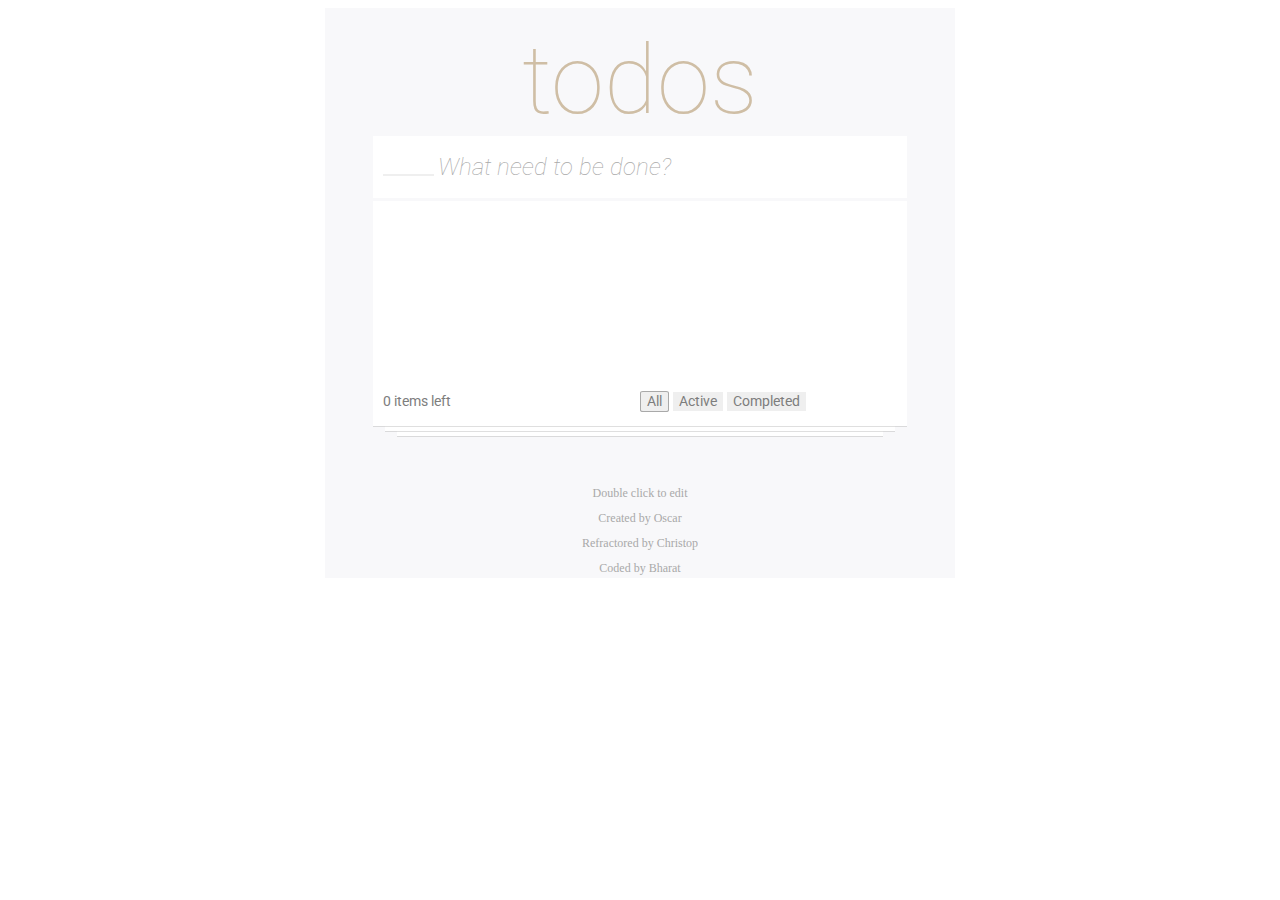
<file: javascript/index.html>
<!DOCTYPE html>
<html lang="en">
  <head>
    <meta charset="UTF-8" />
    <meta name="viewport" content="width=device-width, initial-scale=1.0" />
    <meta http-equiv="X-UA-Compatible" content="ie=edge" />
    <link
      rel="stylesheet"
      href="https://use.fontawesome.com/releases/v5.7.2/css/all.css"
      integrity="sha384-fnmOCqbTlWIlj8LyTjo7mOUStjsKC4pOpQbqyi7RrhN7udi9RwhKkMHpvLbHG9Sr"
      crossorigin="anonymous"
    />
    <link rel="stylesheet" href="css/styles.css" />
    <script src="js/main.js"></script>
    <title>Todo</title>
  </head>
  <body>
    <div class="todo-app">
      <p class="heading">todos</p>
      <div class="todo-box-container">
        <div class="todo-box">
          <form class="todo-input" id="todo-input-form">
            <button
              type="submit"
              id="todo-input-form"
              class="fas fa-angle-down"
            ></button>
            <input
              type="text"
              class="todo-input-box"
              id="todo-input-box"
              placeholder="What need to be done?"
              required
              autocomplete="off"
            />
          </form>
          <!-- TodoList -->
          <ul class="todo-list" id="todo-list"></ul>
          <div class="todo-options">
            <p class="todo-left-count">
              <span id="todo-count">0 </span>items left
            </p>
            <div class="todo-option-btns">
              <button class="btn active" id="btn-all">All</button>
              <button class="btn" id="btn-pending">Active</button>
              <button class="btn" id="btn-complete">Completed</button>
            </div>
          </div>
        </div>
        <div class="todo-box-back-1"></div>
        <div class="todo-box-back-2"></div>
      </div>
      <!-- help -->
      <div class="help">
        <p>Double click to edit</p>
        <p>Created by Oscar</p>
        <p>Refractored by Christop</p>
        <p>Coded by Bharat</p>
      </div>
    </div>
  </body>
</html>
</file>
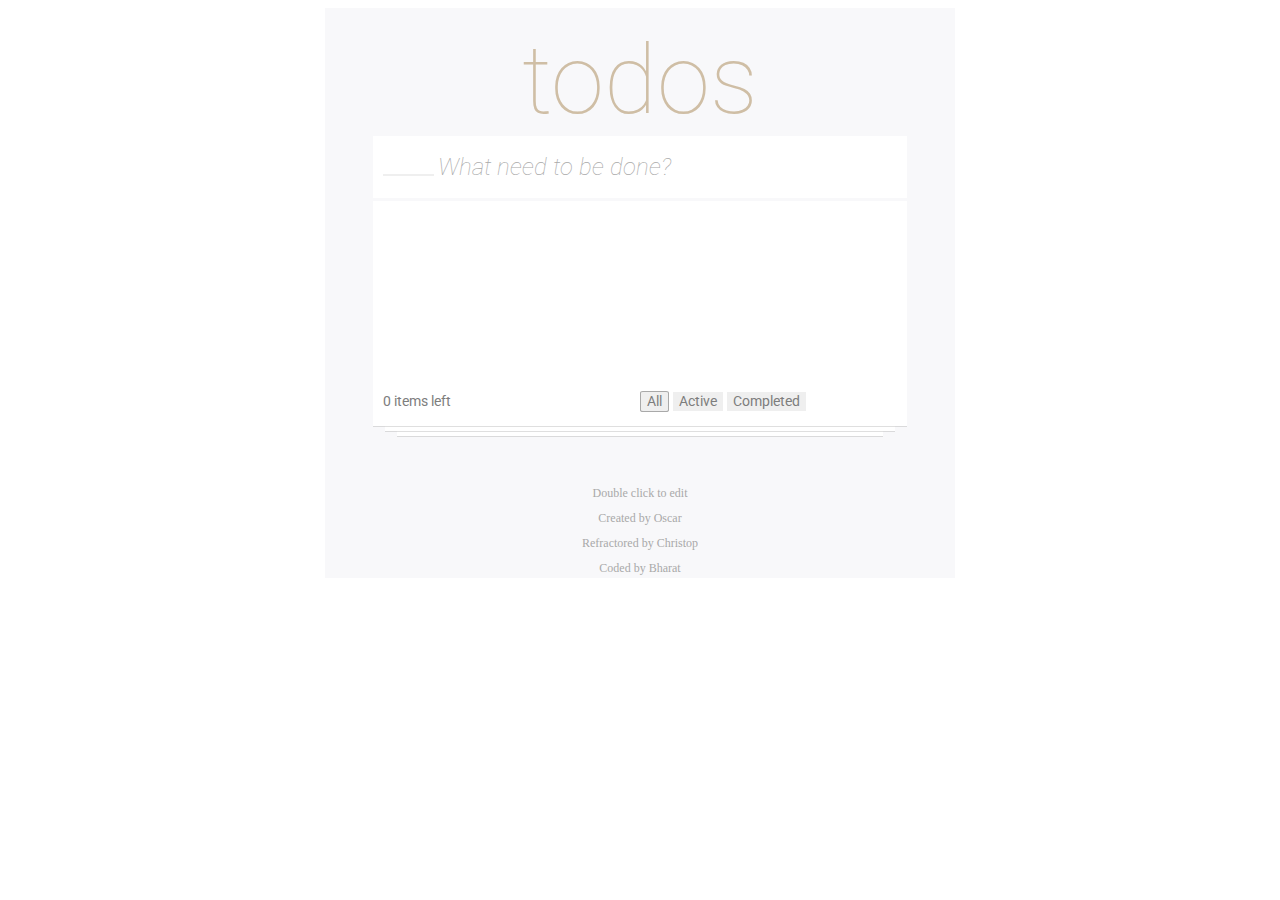
<file: javascript/todo-mvc-api/index.html>
<!DOCTYPE html>
<html lang="en">
  <head>
    <meta charset="UTF-8" />
    <meta name="viewport" content="width=device-width, initial-scale=1.0" />
    <meta http-equiv="X-UA-Compatible" content="ie=edge" />
    <link
      rel="stylesheet"
      href="https://use.fontawesome.com/releases/v5.7.2/css/all.css"
      integrity="sha384-fnmOCqbTlWIlj8LyTjo7mOUStjsKC4pOpQbqyi7RrhN7udi9RwhKkMHpvLbHG9Sr"
      crossorigin="anonymous"
    />
    <link rel="stylesheet" href="css/styles.css" />
    <script src="model/TodoCollection.js"></script>
    <script src="model/TodoItem.js"></script>
    <script src="js/main.js"></script>
    <title>Todo</title>
  </head>
  <body>
    <div class="todo-app">
      <p class="heading">todos</p>
      <div class="todo-box-container">
        <div class="todo-box">
          <form class="todo-input" id="todo-input-form">
            <button
              type="submit"
              id="todo-input-form"
              class="fas fa-angle-down"
            ></button>
            <input
              type="text"
              class="todo-input-box"
              id="todo-input-box"
              placeholder="What need to be done?"
              required
              autocomplete="off"
            />
          </form>
          <!-- TodoList -->
          <ul class="todo-list" id="todo-list">
            <!-- <li class="todo-item">
              <div class="todo-text">
                <span class="checkbox-container"
                  ><input type="checkbox" class="todo-check" id="todo-check"
                /></span>
                <span class="todo" contenteditable="false">First</span>
              </div>
              <span class="todo-delete" id="todo-delete">X</span>
            </li> -->
          </ul>
          <div class="todo-options">
            <p class="todo-left-count">
              <span id="todo-count">0 </span>items left
            </p>
            <div class="todo-option-btns">
              <button class="btn active" id="btn-all">All</button>
              <button class="btn" id="btn-pending">Active</button>
              <button class="btn" id="btn-complete">Completed</button>
            </div>
          </div>
        </div>
        <div class="todo-box-back-1"></div>
        <div class="todo-box-back-2"></div>
      </div>
      <!-- help -->
      <div class="help">
        <p>Double click to edit</p>
        <p>Created by Oscar</p>
        <p>Refractored by Christop</p>
        <p>Coded by Bharat</p>
      </div>
    </div>
  </body>
</html>
</file>
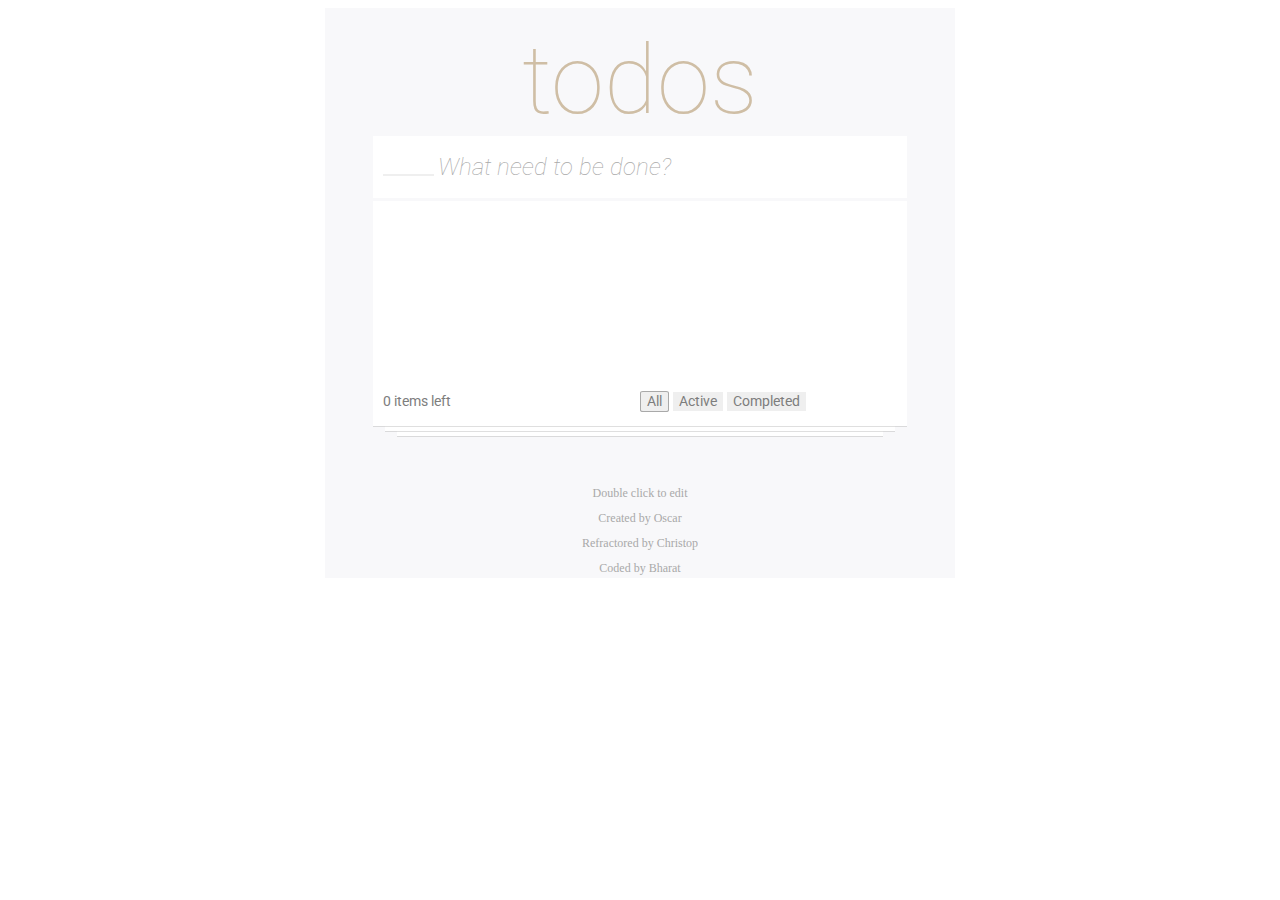
<file: javascript/todo/index.html>
<!DOCTYPE html>
<html lang="en">
  <head>
    <meta charset="UTF-8" />
    <meta name="viewport" content="width=device-width, initial-scale=1.0" />
    <meta http-equiv="X-UA-Compatible" content="ie=edge" />
    <link
      rel="stylesheet"
      href="https://use.fontawesome.com/releases/v5.7.2/css/all.css"
      integrity="sha384-fnmOCqbTlWIlj8LyTjo7mOUStjsKC4pOpQbqyi7RrhN7udi9RwhKkMHpvLbHG9Sr"
      crossorigin="anonymous"
    />
    <link rel="stylesheet" href="css/styles.css" />
    <script src="js/main.js"></script>
    <title>Todo</title>
  </head>
  <body>
    <div class="todo-app">
      <p class="heading">todos</p>
      <div class="todo-box-container">
        <div class="todo-box">
          <form class="todo-input" id="todo-input-form">
            <button
              type="submit"
              id="todo-input-form"
              class="fas fa-angle-down"
            ></button>
            <input
              type="text"
              class="todo-input-box"
              id="todo-input-box"
              placeholder="What need to be done?"
              required
              autocomplete="off"
            />
          </form>
          <!-- TodoList -->
          <ul class="todo-list" id="todo-list">
            <!-- <li class="todo-item">
              <div class="todo-text">
                <span class="checkbox-container"
                  ><input type="checkbox" class="todo-check" id="todo-check"
                /></span>
                <span class="todo" contenteditable="false">First</span>
              </div>
              <span class="todo-delete" id="todo-delete">X</span>
            </li> -->
          </ul>
          <div class="todo-options">
            <p class="todo-left-count">
              <span id="todo-count">0 </span>items left
            </p>
            <div class="todo-option-btns">
              <button class="btn active" id="btn-all">All</button>
              <button class="btn" id="btn-pending">Active</button>
              <button class="btn" id="btn-complete">Completed</button>
            </div>
          </div>
        </div>
        <div class="todo-box-back-1"></div>
        <div class="todo-box-back-2"></div>
      </div>
      <!-- help -->
      <div class="help">
        <p>Double click to edit</p>
        <p>Created by Oscar</p>
        <p>Refractored by Christop</p>
        <p>Coded by Bharat</p>
      </div>
    </div>
  </body>
</html>
</file>
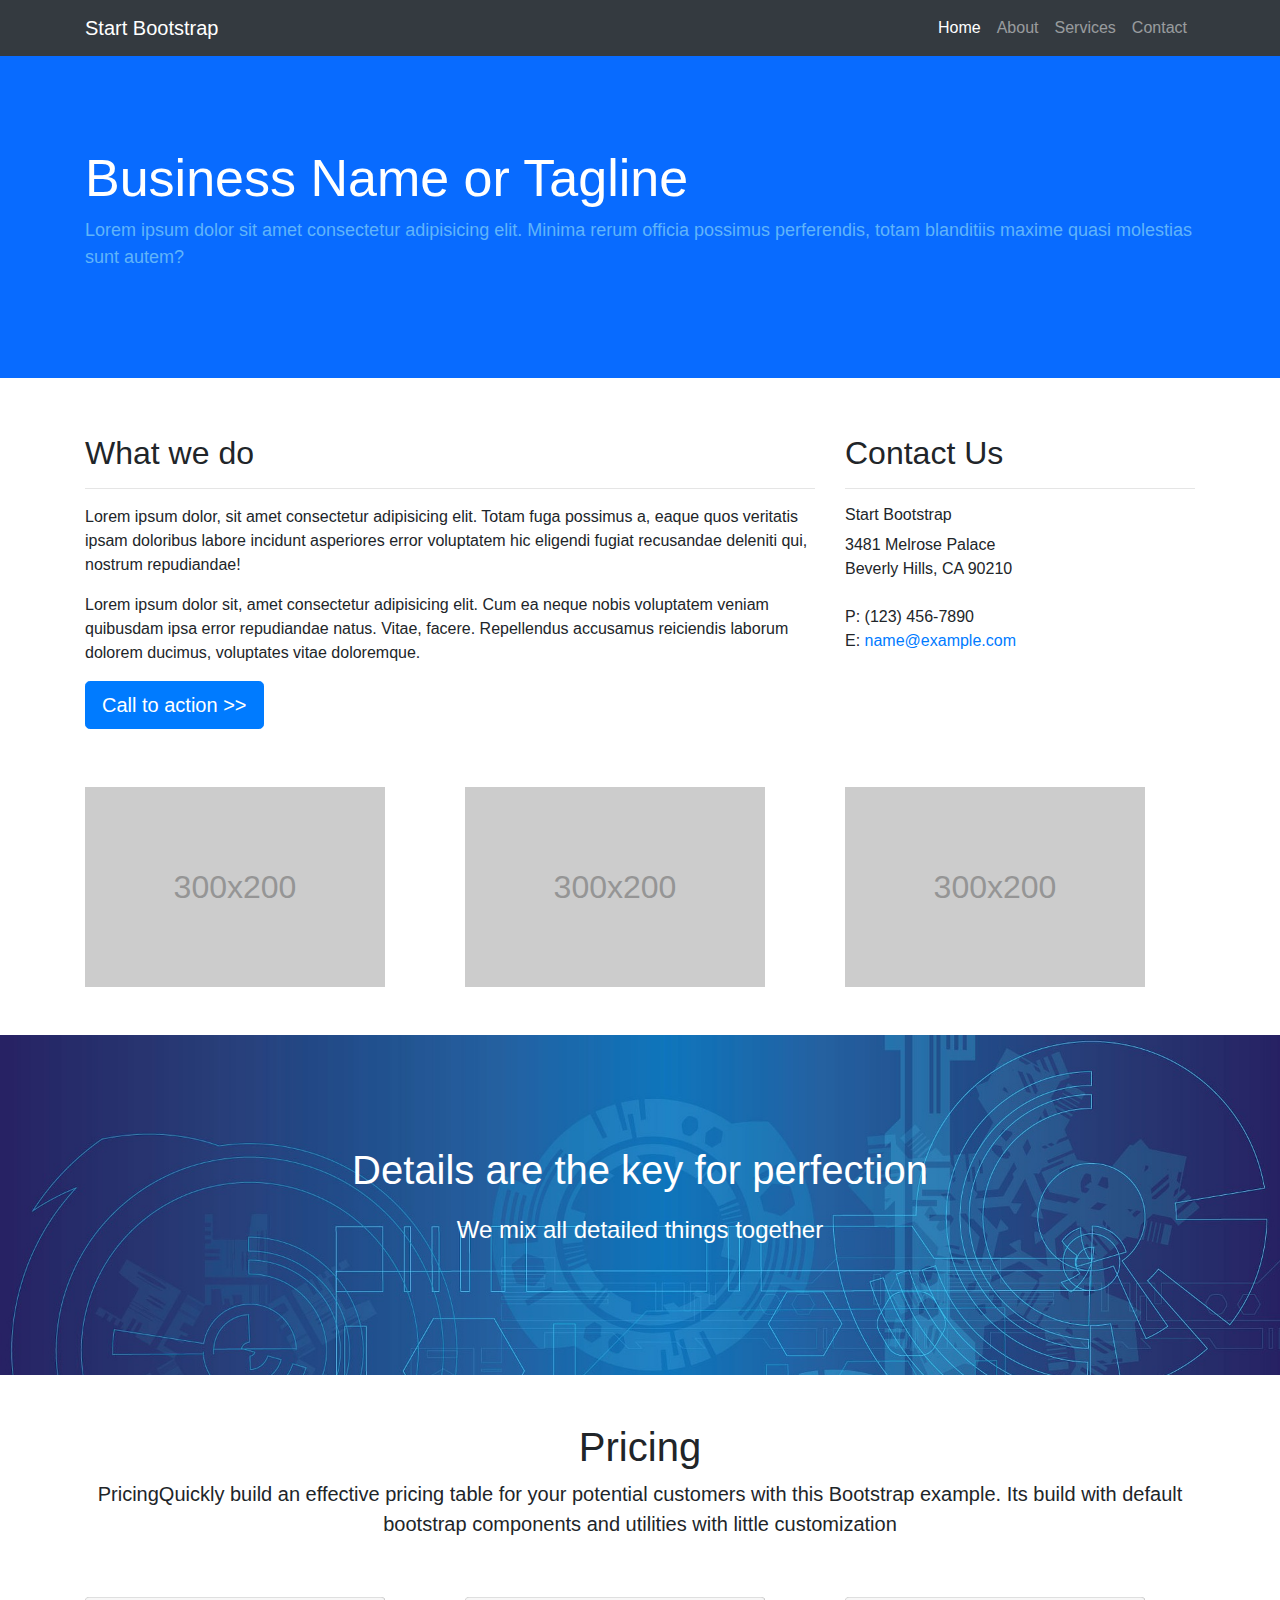
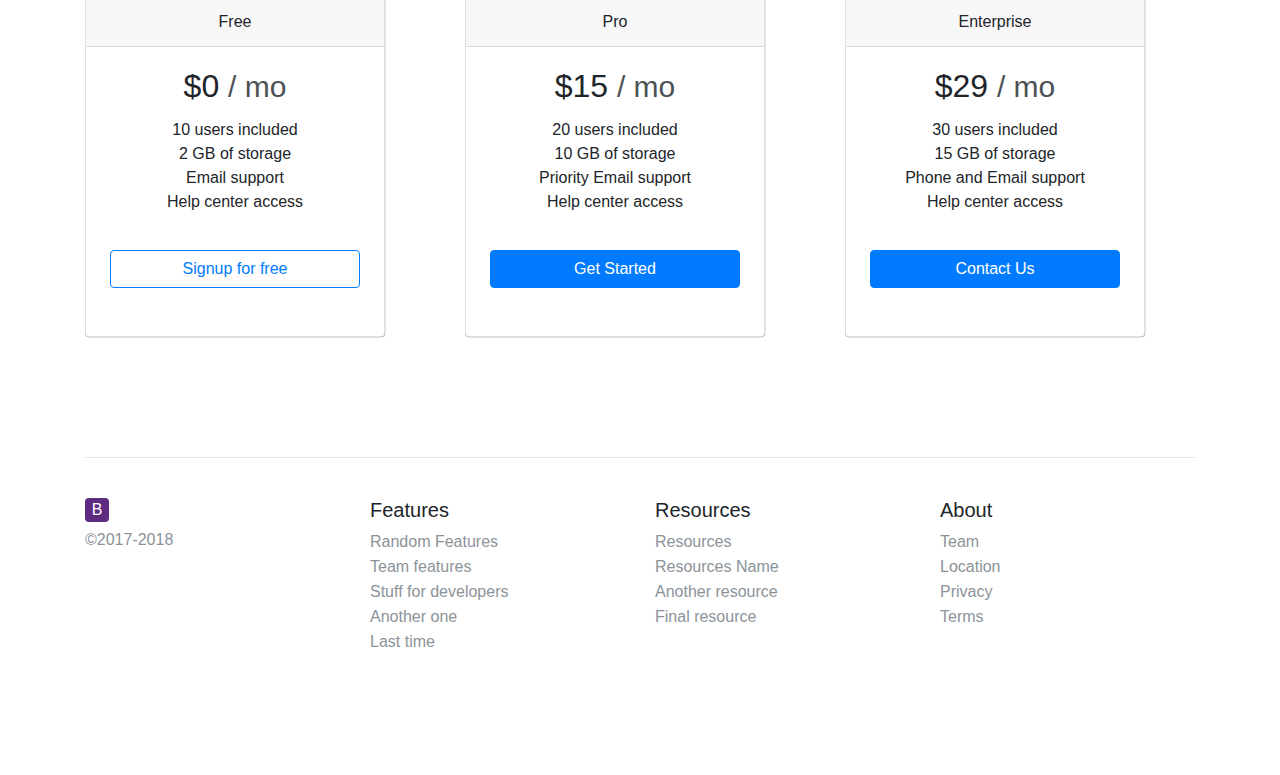
<file: ui/bootstrap design/index.html>
<!DOCTYPE html>
<html lang="en">

<head>
    <meta charset="UTF-8">
    <meta name="viewport" content="width=device-width, initial-scale=1.0">
    <meta http-equiv="X-UA-Compatible" content="ie=edge">
    <link rel="stylesheet" href="https://stackpath.bootstrapcdn.com/bootstrap/4.3.1/css/bootstrap.min.css"
        integrity="sha384-ggOyR0iXCbMQv3Xipma34MD+dH/1fQ784/j6cY/iJTQUOhcWr7x9JvoRxT2MZw1T" crossorigin="anonymous">
    <link rel="stylesheet" href="css/styles.css">
    <title>Document</title>
</head>

<body>
    <!-- Navbar -->
    <nav class="navbar navbar-expand-lg navbar-dark bg-dark fixed-top">
        <div class="container">
            <a class="navbar-brand" href="#">Start Bootstrap</a>
            <button class="navbar-toggler" type="button" data-toggle="collapse" data-target="#navbarSupportedContent"
                aria-controls="navbarSupportedContent" aria-expanded="false" aria-label="Toggle navigation">
                <span class="navbar-toggler-icon"></span>
            </button>

            <div class="collapse navbar-collapse" id="navbarSupportedContent">
                <ul class="navbar-nav ml-auto">
                    <li class="nav-item active">
                        <a class="nav-link" href="#">Home <span class="sr-only">(current)</span></a>
                    </li>
                    <li class="nav-item">
                        <a class="nav-link" href="#">About</a>
                    </li>
                    <li class="nav-item">
                        <a class="nav-link" href="#">Services</a>
                    </li>
                    <li class="nav-item">
                        <a class="nav-link" href="#">Contact</a>
                    </li>
                </ul>
            </div>
        </div>
    </nav>
    <!-- Bussiness or company info -->
    <div class="container-fluid company-info-container mt-5 d-flex justify-content-center align-items-center">
        <div class="container company-info">
            <p class="name">Business Name or Tagline</p>
            <p class="description">Lorem ipsum dolor sit amet consectetur adipisicing elit. Minima rerum officia
                possimus perferendis, totam
                blanditiis maxime quasi molestias sunt autem?</p>
        </div>
    </div>

    <!-- what we do -->
    <div class="container mt-5">
        <div class="row">
            <div class="col-sm-8 mt-2">
                <h2>What we do</h2>
                <hr>
                <div class="what-we-do">
                    <p>Lorem ipsum dolor, sit amet consectetur adipisicing elit. Totam fuga possimus a, eaque quos
                        veritatis ipsam doloribus labore incidunt asperiores error voluptatem hic eligendi fugiat
                        recusandae deleniti qui, nostrum repudiandae!</p>
                    <p>Lorem ipsum dolor sit, amet consectetur adipisicing elit. Cum ea neque nobis voluptatem
                        veniam
                        quibusdam ipsa error repudiandae natus. Vitae, facere. Repellendus accusamus reiciendis
                        laborum
                        dolorem ducimus, voluptates vitae doloremque.</p>
                </div>
                <button type="button" class="btn btn-primary btn-lg">Call to action >></button>
            </div>
            <div class="col-sm-4 mt-2">
                <h2>Contact Us</h2>
                <hr>
                <h6>Start Bootstrap</h6>
                <div class="contact">
                    <p>3481 Melrose Palace</p>
                    <p>Beverly Hills, CA 90210</p>
                    <br>
                    <p>P: (123) 456-7890</p>
                    <p>E: <a href="#">name@example.com</a></p>
                </div>
            </div>
        </div>
    </div>

    <!-- cards -->
    <div class="container mt-5">
        <div class="row">
            <div class="col-lg-4">
                <div class="my-card d-flex justify-content-center align-items-center">300x200</div>
            </div>
            <div class="col-lg-4">
                <div class=" my-card d-flex justify-content-center align-items-center">300x200</div>
            </div>
            <div class="col-lg-4">
                <div class="my-card d-flex justify-content-center align-items-center">300x200</div>
            </div>
        </div>
    </div>

    <div class="container-fluid mt-5 fluid-image d-flex flex-column justify-content-center align-items-center">
        <h1>Details are the key for perfection</h1>
        <p>We mix all detailed things together</p>
    </div>

    <!-- pricings -->
    <div class="container text-center pricing-heading mt-5">
        <h1>Pricing</h1>
        <p>PricingQuickly build an effective pricing table for your potential customers with this Bootstrap example. Its
            build with default bootstrap components and utilities with little customization</p>
    </div>
    <div class="container pricing-details mt-5 text-center">
        <div class="row">
            <div class="col-lg-4">
                <div class="card">
                    <div class="card-header">
                        Free
                    </div>
                    <div class="card-body">
                        <h2 class="card-title">$0 <span>/ mo</span></h2>
                        <p class="card-text">10 users included</p>
                        <p class="card-text">2 GB of storage</p>
                        <p class="card-text">Email support</p>
                        <p class="card-text">Help center access</p>
                    </div>
                    <a href="#" class="btn btn-outline-primary mb-5 ml-4 mr-4">Signup for free</a>
                </div>
            </div>
            <div class="col-lg-4">
                <div class="card">
                    <div class="card-header">
                        Pro
                    </div>
                    <div class="card-body">
                        <h2 class="card-title">$15 <span>/ mo</span></h2>
                        <p class="card-text">20 users included</p>
                        <p class="card-text">10 GB of storage</p>
                        <p class="card-text">Priority Email support</p>
                        <p class="card-text">Help center access</p>
                    </div>
                    <a href="#" class="btn btn-primary mb-5 ml-4 mr-4">Get Started</a>
                </div>
            </div>
            <div class="col-lg-4">
                <div class="card">
                    <div class="card-header">
                        Enterprise
                    </div>
                    <div class="card-body">
                        <h2 class="card-title">$29 <span>/ mo</span></h2>
                        <p class="card-text">30 users included</p>
                        <p class="card-text">15 GB of storage</p>
                        <p class="card-text">Phone and Email support</p>
                        <p class="card-text">Help center access</p>
                    </div>
                    <a href="#" class="btn btn-primary mb-5 ml-4 mr-4">Contact Us</a>
                </div>
            </div>
        </div>
    </div>
    <div class="container footer">
        <hr><br>
        <div class="row">
            <div class="col-md-3 col-0">
                <div class="bootstap-icon d-flex align-items-center justify-content-center">B</div>
                <p>&copy;2017-2018</p>
            </div>
            <div class="col-md-3 col-4">
                <h5>Features</h5>
                <p>Random Features</p>
                <p>Team features</p>
                <p>Stuff for developers</p>
                <p>Another one</p>
                <p>Last time</p>
            </div>
            <div class="col-md-3 col-4">
                <h5>Resources</h5>
                <p>Resources</p>
                <p>Resources Name</p>
                <p>Another resource</p>
                <p>Final resource</p>
            </div>
            <div class="col-md-3 col-4">
                <h5>About</h5>
                <p>Team</p>
                <p>Location</p>
                <p>Privacy</p>
                <p>Terms</p>
            </div>
        </div>
    </div>
    <script src="https://code.jquery.com/jquery-3.3.1.slim.min.js"
        integrity="sha384-q8i/X+965DzO0rT7abK41JStQIAqVgRVzpbzo5smXKp4YfRvH+8abtTE1Pi6jizo"
        crossorigin="anonymous"></script>
    <script src="https://cdnjs.cloudflare.com/ajax/libs/popper.js/1.14.7/umd/popper.min.js"
        integrity="sha384-UO2eT0CpHqdSJQ6hJty5KVphtPhzWj9WO1clHTMGa3JDZwrnQq4sF86dIHNDz0W1"
        crossorigin="anonymous"></script>
    <script src="https://stackpath.bootstrapcdn.com/bootstrap/4.3.1/js/bootstrap.min.js"
        integrity="sha384-JjSmVgyd0p3pXB1rRibZUAYoIIy6OrQ6VrjIEaFf/nJGzIxFDsf4x0xIM+B07jRM"
        crossorigin="anonymous"></script>
</body>

</html>
</file>
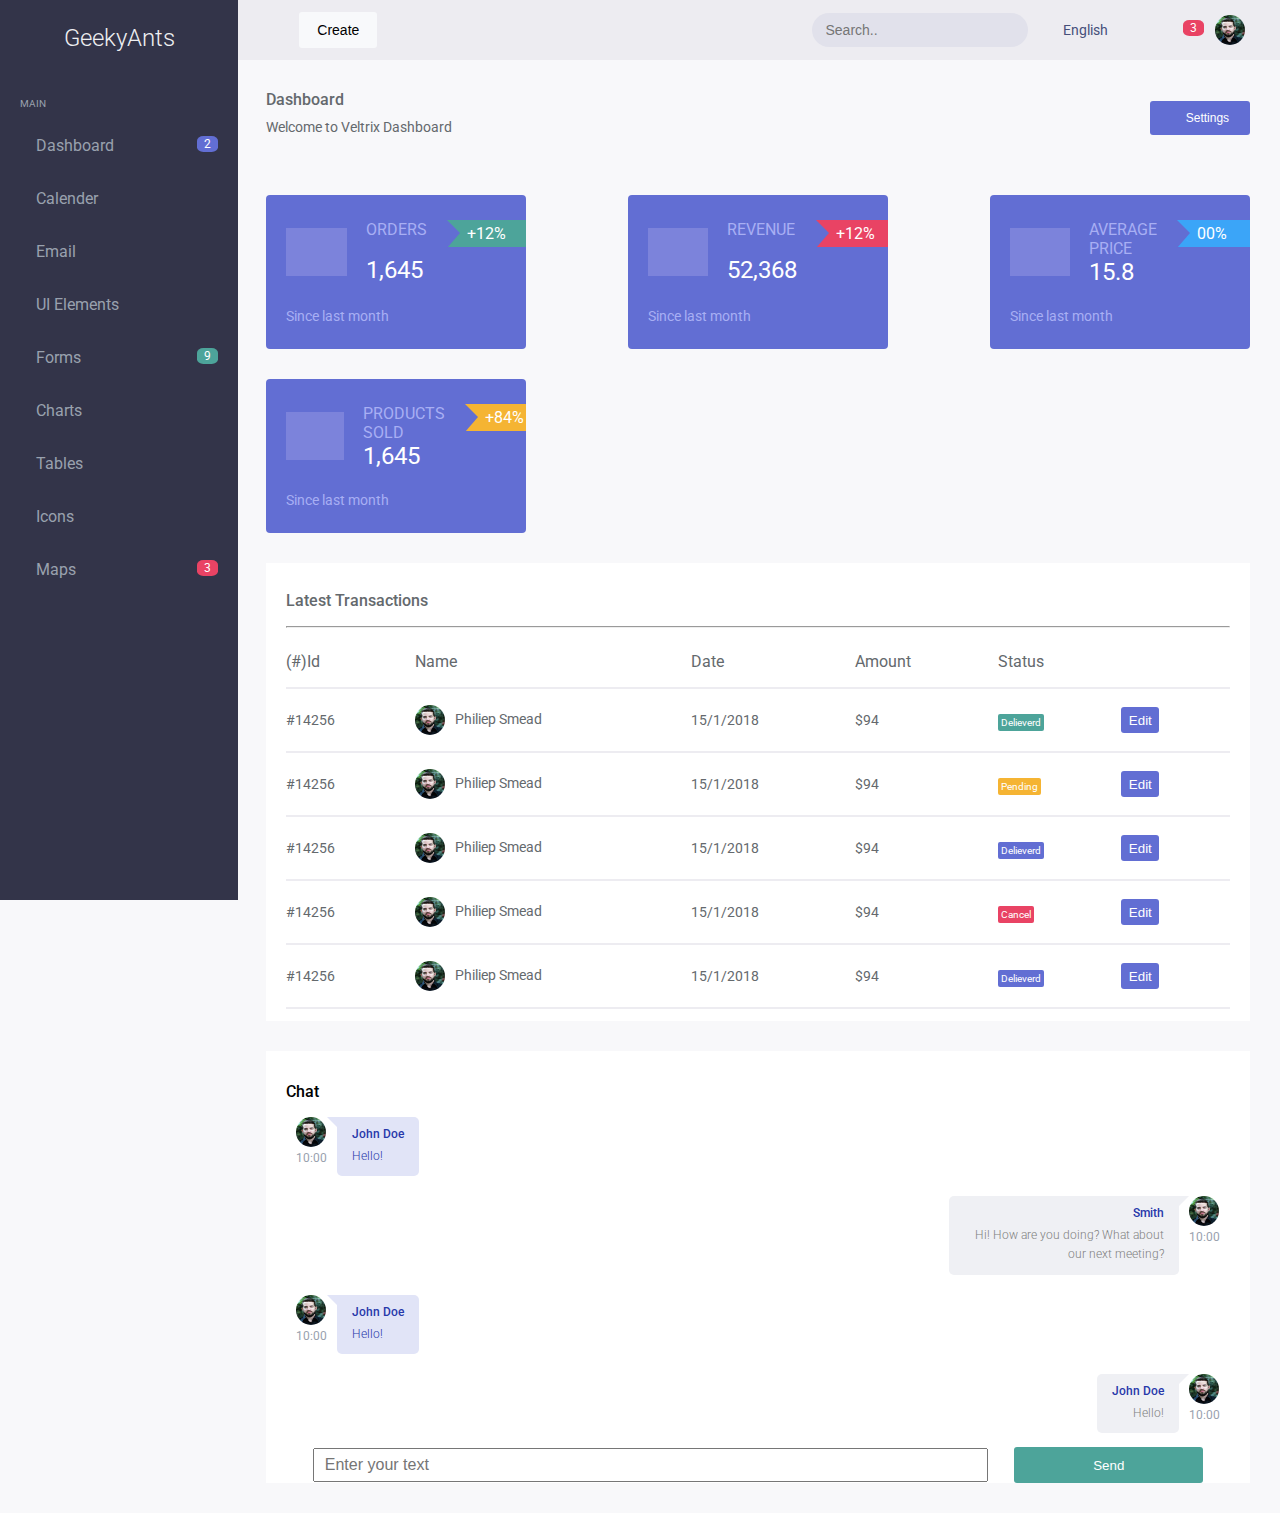
<file: ui/css design/index.html>
<!DOCTYPE html>
<html lang="en">
<head>
    <meta charset="UTF-8">
    <meta name="viewport" content="width=device-width, initial-scale=1.0">
    <meta http-equiv="X-UA-Compatible" content="ie=edge">
    <link rel="stylesheet" href="css/styles.css">
    <link rel="stylesheet" href="https://use.fontawesome.com/releases/v5.7.2/css/all.css" integrity="sha384-fnmOCqbTlWIlj8LyTjo7mOUStjsKC4pOpQbqyi7RrhN7udi9RwhKkMHpvLbHG9Sr" crossorigin="anonymous">
    <title>Document</title>
</head>
<body>
    <!-- side menu -->
    <div class="side-menu">
        <p class="company-name">GeekyAnts</p>
        <p class="main very-small-txt">MAIN</p>
        <ul class="side-menu-items">
            <li class="side-menu-item">
                <a href="#">
                    <div class="f-left">
                        <i class="fas fa-home"></i><span>Dashboard</span>
                    </div>
                    <div class="f-right">
                        <div class="nots-count bg-purple">2</div>
                    </div>
                </a>
            </li>

            <li class="side-menu-item">
                <a href="#">
                    <div class="f-left"> 
                        <i class="fas fa-calendar-week"></i><span>Calender</span>
                    </div>
                </a>
            </li>

            <li class="side-menu-item">
                <a href="#">
                    <div class="f-left">
                        <i class="fas fa-envelope"></i><span>Email</span>
                    </div>
                    <i class="fas fa-angle-right"></i>
                </a>
            </li>

            <li class="side-menu-item">
                <a href="#">
                    <div class="f-left">
                        <i class="fas fa-cube"></i><span>UI Elements</span>
                    </div>
                    <i class="fas fa-angle-right"></i>
                </a>
            </li>

            <li class="side-menu-item">
                <a href="#">
                    <div class="f-left">
                        <i class="fab fa-wpforms"></i>
                        <span>Forms</span>
                    </div>
                    <div class="f-right">
                        <div class="nots-count bg-green">9</div>
                    </div>
                </a>
            </li>

            <li class="side-menu-item">
                <a href="#">
                    <div class="f-left">
                        <i class="fas fa-chart-pie"></i>
                        <span>Charts</span>
                    </div>
                    <div class="f-right">
                    <i class="fas fa-angle-right"></i>
                </div>
                </a>
            </li>

            <li class="side-menu-item">
                <a href="#">
                    <div class="f-left">
                        <i class="fas fa-table"></i><span>Tables</span>
                    </div>
                    <i class="fas fa-angle-right"></i>
                </a>
            </li>

            <li class="side-menu-item">
                <a href="#">
                    <div class="f-left">
                        <i class="far fa-smile"></i>
                        <span>Icons</span>
                    </div>
                    <i class="fas fa-angle-right"></i>
                </a>
            </li>

            <li class="side-menu-item">
                <a href="#">
                    <div class="f-left">
                        <i class="fas fa-map-marker-alt"></i><span>Maps</span>
                    </div>
                    <div class="f-right">
                        <div class="nots-count bg-red">3</div>
                    </div>
                </a>
            </li>

        </ul>
    </div>
    <div class="dash-nav">
        <div class="nav-bar">
            <div class="ham-create">
                <i class="fas fa-bars toggle-btn"></i>
                <button class="create-btn"><span>Create</span><i class="fas fa-caret-down"></i></button>
            </div>
            <div class="search-dp">
                <span class="search">
                    <input type="text" placeholder="Search..">
                    <i class="fas fa-search"></i>
                </span>
                <span class="lang">English<i class="fas fa-caret-down"></i></span>
                <i class="fas fa-expand"></i>
                <span class="bell"><span class="nots-count bg-red bell-not">3</span><i class="far fa-bell"></i></span>
                <img src="images/download.jpeg" alt="dp">
            </div>
        </div>
        <div class="dashboard">
            <div class="dashboard-info">
                <div class="info">
                    <p class="med-txt">Dashboard</p>
                    <p class="small-txt">Welcome to Veltrix Dashboard</p>
                </div>
                    <button class="bg-purple dashboard-settings"><i class="fas fa-cog"></i><span>Settings</span></button>
            </div>
            <div class="cards">
                <div class="card bg-purple">
                    <div class="row1">
                        <i class="fas fa-tasks"></i>
                        <div class="quantity">
                            <span>ORDERS</span>
                            <span class="large-txt">1,645</span>
                        </div>
                        <div class="status">
                            <div class="ribbon bg-green">
                                <div class="angle-right"></div>
                                <span>+12%</span>
                            </div>
                            <i class="fas fa-arrow-up"></i>
                        </div>
                    </div>
                    <div class="row2">
                        <span class="small-txt">Since last month</span>
                        <i class="fas fa-arrow-right small-txt"></i>
                    </div>
                </div>
                <div class="card bg-purple">
                    <div class="row1">
                        <i class="fas fa-sticky-note"></i>
                        <div class="quantity">
                            <span>REVENUE</span>
                            <span class="large-txt">52,368</span>
                        </div>
                        <div class="status">
                            <div class="ribbon bg-red">
                                <div class="angle-right"></div>
                                <span>+12%</span>
                            </div>
                            <i class="fas fa-arrow-down"></i>
                        </div>
                    </div>
                    <div class="row2">
                        <span class="small-txt">Since last month</span>
                        <i class="fas fa-arrow-right small-txt"></i>
                    </div>
                </div>
                <div class="card bg-purple">
                    <div class="row1">
                        <i class="fas fa-pencil-alt"></i>
                        <div class="quantity">
                            <span>AVERAGE PRICE</span>
                            <span class="large-txt">15.8</span>
                        </div>
                        <div class="status">
                            <div class="ribbon bg-blue">
                                <div class="angle-right"></div>
                                <span>00%</span>
                            </div>
                            <i class="fas fa-arrow-up"></i>
                        </div>
                    </div>
                    <div class="row2">
                        <span class="small-txt">Since last month</span>
                        <i class="fas fa-arrow-right small-txt"></i>
                    </div>
                </div>
                <div class="card bg-purple">
                    <div class="row1">
                        <i class="fas fa-suitcase"></i>
                        <div class="quantity">
                            <span>PRODUCTS SOLD</span>
                            <span class="large-txt">1,645</span>
                        </div>
                        <div class="status">
                            <div class="ribbon bg-yellow">
                                <div class="angle-right"></div>
                                <span>+84%</span>
                            </div>
                            <i class="fas fa-arrow-up"></i>
                        </div>
                    </div>
                    <div class="row2">
                        <span class="small-txt">Since last month</span>
                        <i class="fas fa-arrow-right small-txt"></i>
                    </div>
                </div>
            </div>
            <div class="transactions-chats">
                <div class="transactions">
                    <p class="med-txt ">Latest Transactions</p>
                    <hr>
                    <table class="transactions-table">
                        <tr>
                            <td>(#)Id</td>
                            <td>Name</td>
                            <td>Date</td>
                            <td>Amount</td>
                            <td>Status</td>
                            <td></td>
                        </tr>
                        <tr>
                            <td class="small-txt">#14256</td>
                            <td class="inline-dp-name small-txt"><img src="images/download.jpeg">Philiep Smead</td>
                            <td class="small-txt">15/1/2018</td>
                            <td class="small-txt">&dollar;94</td>
                            <td ><span class="bg-green delievered">Delieverd</span></td>
                            <td><button class="edit-btn bg-purple">Edit</button></td>
                        </tr>
                        <tr>
                            <td class="small-txt">#14256</td>
                            <td class="inline-dp-name small-txt"><img src="images/download.jpeg">Philiep Smead</td>
                            <td class="small-txt">15/1/2018</td>
                            <td class="small-txt">&dollar;94</td>
                            <td><span class="bg-yellow delievered">Pending</span></td>
                            <td><button class="edit-btn bg-purple">Edit</button></td>
                        </tr>
                        <tr>
                            <td class="small-txt">#14256</td>
                            <td class="inline-dp-name small-txt"><img src="images/download.jpeg">Philiep Smead</td>
                            <td class="small-txt">15/1/2018</td>
                            <td class="small-txt">&dollar;94</td>
                            <td><span class="bg-purple delievered">Delieverd</span></td>
                            <td><button class="edit-btn bg-purple">Edit</button></td>
                        </tr>
                        <tr>
                            <td class="small-txt">#14256</td>
                            <td class="inline-dp-name small-txt"><img src="images/download.jpeg">Philiep Smead</td>
                            <td class="small-txt">15/1/2018</td>
                            <td class="small-txt">&dollar;94</td>
                            <td><span class="bg-red delievered">Cancel</span></td>
                            <td><button class="edit-btn bg-purple">Edit</button></td>
                        </tr>
                        <tr>
                            <td class="small-txt">#14256</td>
                            <td class="inline-dp-name small-txt"><img src="images/download.jpeg">Philiep Smead</td>
                            <td class="small-txt">15/1/2018</td>
                            <td class="small-txt">&dollar;94</td>
                            <td><span class="bg-purple delievered">Delieverd</span></td>
                            <td><button class="edit-btn bg-purple">Edit</button></td>
                        </tr>
                    </table>
                </div>
                <div class="chats">
                    <p class="med-txt">Chat</p>
                    <div class="chat">
                        <div class="message flex-left">
                            <div class="dp-time">
                                <img src="images/download.jpeg" alt="dp">
                                <p class="very-small-txt time">10:00</p>
                            </div>
                            <div class="name-text">
                                <div class="poke-left"></div>
                                <p class="name">John Doe</p>
                                <p class="text">Hello!</p>
                            </div>
                        </div>
                        <div class="message flex-right">
                            <div class="name-text">
                                <div class="poke-right"></div>
                                <p class="name">Smith</p>
                                <p class="text">Hi! How are you doing? What about our next meeting?</p>
                            </div>
                            <div class="dp-time">
                                <img src="images/download.jpeg" alt="dp">
                                <p class="very-small-txt time">10:00</p>
                            </div>
                        </div>
                        <div class="message flex-left">
                            <div class="dp-time">
                                <img src="images/download.jpeg" alt="dp">
                                <p class="very-small-txt time">10:00</p>
                            </div>
                            <div class="name-text">
                                <div class="poke-left"></div>
                                <p class="name">John Doe</p>
                                <p class="text">Hello!</p>
                            </div>
                        </div>
                        <div class="message flex-right">
                            <div class="name-text">
                                <div class="poke-right"></div>
                                <p class="name">John Doe</p>
                                <p class="text">Hello!</p>
                            </div>
                            <div class="dp-time">
                                <img src="images/download.jpeg" alt="dp">
                                <p class="very-small-txt time">10:00</p>
                            </div>
                        </div>
                        <div class="message flex-left">
                            <div class="dp-time">
                                <img src="images/download.jpeg" alt="dp">
                                <p class="very-small-txt time">10:00</p>
                            </div>
                            <div class="name-text">
                                <div class="poke-left"></div>
                                <p class="name">John Doe</p>
                                <p class="text">Hello!</p>
                            </div>
                        </div>
                        <div class="message flex-right">
                            <div class="name-text">
                                <div class="poke-right"></div>
                                <p class="name">John Doe</p>
                                <p class="text">Hello!</p>
                            </div>
                            <div class="dp-time">
                                <img src="images/download.jpeg" alt="dp">
                                <p class="very-small-txt time">10:00</p>
                            </div>
                        </div>
                        <div class="message flex-left">
                            <div class="dp-time">
                                <img src="images/download.jpeg" alt="dp">
                                <p class="very-small-txt time">10:00</p>
                            </div>
                            <div class="name-text">
                                <div class="poke-left"></div>
                                <p class="name">John Doe</p>
                                <p class="text">Hello!</p>
                            </div>
                        </div>
                    </div>
                    <form class="send-form">
                        <input type="text" placeholder="Enter your text" class="send-box">
                        <button class="send-btn bg-green">Send</button>
                    </form>
                </div>
            </div>
        </div>
    </div>
    <script src="https://code.jquery.com/jquery-3.3.1.min.js"></script>
    <script src="js/index.js"></script>
</body>
</html>
</file>
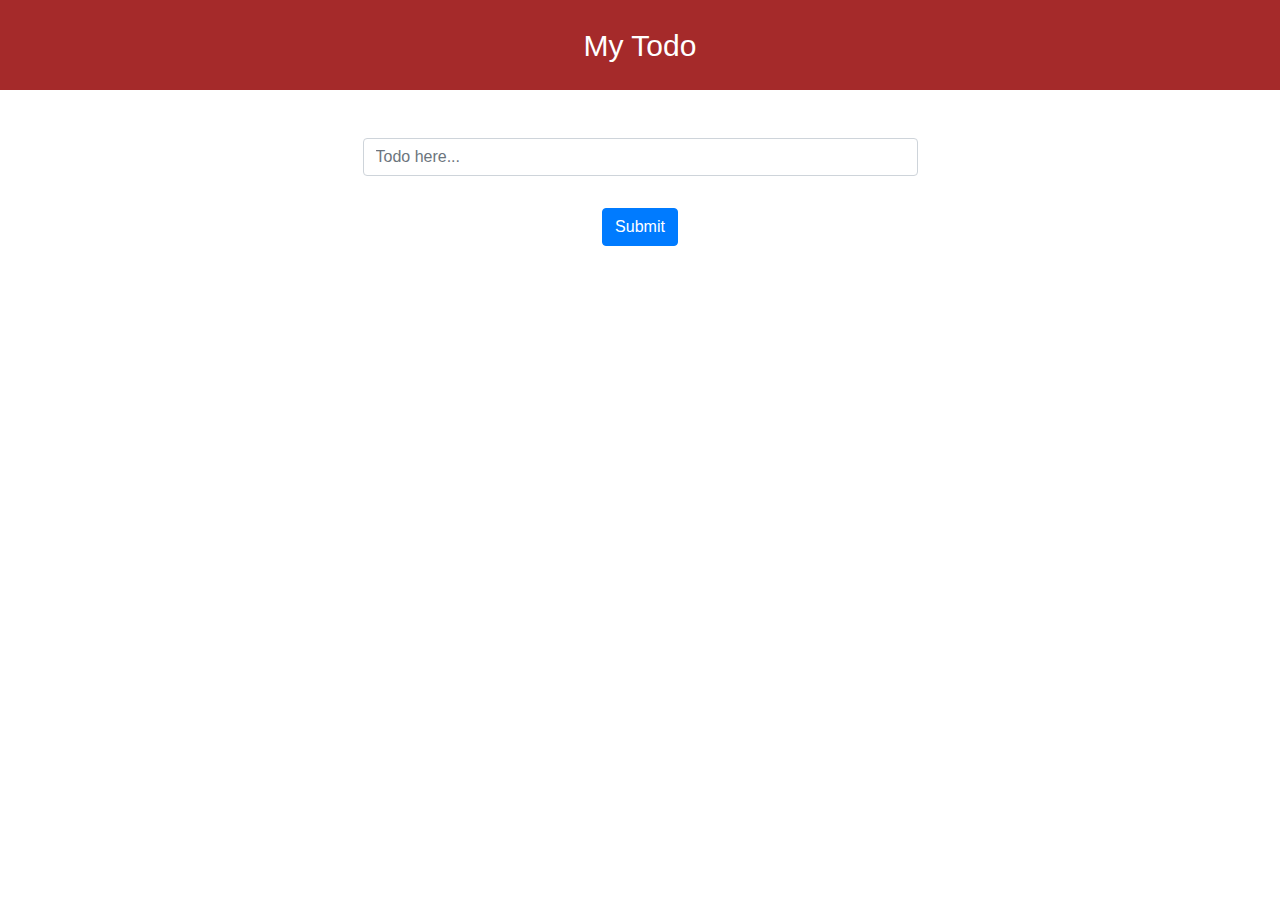
<file: php/task9/ui/index.html>
<!DOCTYPE html>
<html lang="en">

<head>
    <meta charset="UTF-8">
    <meta name="viewport" content="width=device-width, initial-scale=1.0">
    <meta http-equiv="X-UA-Compatible" content="ie=edge">
    <title>Document</title>
    <script src="https://code.jquery.com/jquery-3.3.1.js"
        integrity="sha256-2Kok7MbOyxpgUVvAk/HJ2jigOSYS2auK4Pfzbm7uH60=" crossorigin="anonymous"></script>
    <script src="js/main.js"></script>
    <link rel="stylesheet" href="https://stackpath.bootstrapcdn.com/bootstrap/4.3.1/css/bootstrap.min.css"
        integrity="sha384-ggOyR0iXCbMQv3Xipma34MD+dH/1fQ784/j6cY/iJTQUOhcWr7x9JvoRxT2MZw1T" crossorigin="anonymous">
    <link rel="stylesheet" type="text/css" href="css/styles.css">
</head>

<body>

    <div class="heading d-flex justify-content-center align-items-center w-100">My Todo</div>

    <div class="container mt-5 text-center">
        <form id="add-todo">
            <input class="w-50 form-control ml-auto mr-auto" name="caption" type="text" placeholder="Todo here..."
                required><br>
            <button class="btn btn-primary mt-2" type="submit">Submit</button>
        </form>
    </div>

    <div class="container w-50 mt-4">
        <ul id="todos">

        </ul>
    </div>

    <script src="https://cdnjs.cloudflare.com/ajax/libs/popper.js/1.14.7/umd/popper.min.js"
        integrity="sha384-UO2eT0CpHqdSJQ6hJty5KVphtPhzWj9WO1clHTMGa3JDZwrnQq4sF86dIHNDz0W1"
        crossorigin="anonymous"></script>
    <script src="https://stackpath.bootstrapcdn.com/bootstrap/4.3.1/js/bootstrap.min.js"
        integrity="sha384-JjSmVgyd0p3pXB1rRibZUAYoIIy6OrQ6VrjIEaFf/nJGzIxFDsf4x0xIM+B07jRM"
        crossorigin="anonymous"></script>

</body>

</html>
</file>
<file: javascript/css/styles.css>
@import url("https://fonts.googleapis.com/css?family=Roboto:100,300");

body {
  display: flex;
  justify-content: center;
  align-items: center;
}

.todo-app {
  width: 630px;
  height: 570px;
  background-color: #f8f8fa;
  padding: 16px;
  box-sizing: border-box;
}

.heading {
  text-align: center;
  color: #cfbea5;
  font-size: 6em;
  padding: 0;
  margin: 0;
  font-family: "Roboto", sans-serif;
  font-weight: 100;
}

.todo-box-container {
  background-color: white;
  width: 534px;
  height: 290px;
  margin: auto;
  position: relative;
}

.todo-box {
  background-color: white;
  width: 534px;
  height: 290px;
  position: absolute;
  top: 0;
  left: 0;
  z-index: 3;
  box-shadow: 0 0.2px 0.2px grey;
}

.todo-box-back-1 {
  background-color: white;
  width: 510px;
  height: 295px;
  position: absolute;
  top: 0;
  left: 12px;
  right: 12px;
  z-index: 2;
  box-shadow: 0 0.2px 0.2px grey;
}
.todo-box-back-2 {
  background-color: white;
  width: 486px;
  height: 300px;
  position: absolute;
  top: 0;
  left: 24px;
  right: 24px;
  z-index: 1;
  box-shadow: 0 0.2px 0.2px grey;
}

.todo-input {
  display: inline-block;
  height: 65px;
  border-bottom: 3px solid #f8f8fa;
  width: 100%;
  box-sizing: border-box;
  padding: 0 10px 0 10px;
}

.fa-angle-down {
  width: 10%;
  color: #a9a9a9;
  font-size: 24px;
  cursor: pointer;
  text-align: center;
  border: 0;
}

.todo-input-box {
  width: 89%;
  padding: 0;
  height: 100%;
  border: none;
  font-size: 24px;
  font-family: "Roboto", sans-serif;
  font-weight: 100;
  color: #7d7d7d;
}

.todo-input-box:focus {
  outline: none;
}

.todo-input-box::placeholder {
  color: #a9a9a9;
  font-style: italic;
}
.todo-list {
  list-style: none;
  padding: 0;
  margin: 0;
  height: 180px;
  overflow: scroll;
}
.todo-item {
  height: 56px;
  padding: 0 10px 0 10px;
  display: flex;
  align-items: center;
  border-bottom: 2px solid #f8f8fa;
  overflow: scroll;
}
.todo-check {
  height: 36px;
  width: 36px;
  border-radius: 50%;
}
.checkbox-container {
  width: 10%;
  text-align: center;
  vertical-align: middle;
}

.todo {
  font-family: "Roboto", sans-serif;
  font-weight: 300;
  font-size: 24px;
  color: #7d7d7d;
  cursor: default;
}

.todo-options {
  box-sizing: border-box;
  height: 40px;
  display: flex;
  justify-content: space-around;
  align-items: center;
  padding: 0 10px 0 10px;
}

.todo-left-count {
  width: 50%;
  font-family: "Roboto", sans-serif;
  font-size: 0.9em;
  color: #7d7d7d;
}
.todo-option-btns {
  width: 50%;
}
.btn {
  font-family: "Roboto", sans-serif;
  font-size: 0.9em;
  color: #7d7d7d;
  border: 0;
  cursor: pointer;
}

.btn:focus {
  outline: none;
}

.active {
  border: 1px solid darkgrey;
  border-radius: 10%;
}

.help {
  margin-top: 60px;
  text-align: center;
  color: darkgrey;
  font-size: 12px;
}

.help > p {
  margin: 0;
  margin-bottom: 10px;
}
</file>
<file: javascript/todo-mvc-api/css/styles.css>
@import url("https://fonts.googleapis.com/css?family=Roboto:100,300");

body {
  display: flex;
  justify-content: center;
  align-items: center;
}

.todo-app {
  width: 630px;
  height: 570px;
  background-color: #f8f8fa;
  padding: 16px;
  box-sizing: border-box;
}

.heading {
  text-align: center;
  color: #cfbea5;
  font-size: 6em;
  padding: 0;
  margin: 0;
  font-family: "Roboto", sans-serif;
  font-weight: 100;
}

.todo-box-container {
  background-color: white;
  width: 534px;
  height: 290px;
  margin: auto;
  position: relative;
}

.todo-box {
  background-color: white;
  width: 534px;
  height: 290px;
  position: absolute;
  top: 0;
  left: 0;
  z-index: 3;
  box-shadow: 0 0.2px 0.2px grey;
}

.todo-box-back-1 {
  background-color: white;
  width: 510px;
  height: 295px;
  position: absolute;
  top: 0;
  left: 12px;
  right: 12px;
  z-index: 2;
  box-shadow: 0 0.2px 0.2px grey;
}
.todo-box-back-2 {
  background-color: white;
  width: 486px;
  height: 300px;
  position: absolute;
  top: 0;
  left: 24px;
  right: 24px;
  z-index: 1;
  box-shadow: 0 0.2px 0.2px grey;
}

.todo-input {
  display: inline-block;
  height: 65px;
  border-bottom: 3px solid #f8f8fa;
  width: 100%;
  box-sizing: border-box;
  padding: 0 10px 0 10px;
}

.fa-angle-down {
  width: 10%;
  color: #a9a9a9;
  font-size: 24px;
  cursor: pointer;
  text-align: center;
  border: 0;
}

.todo-input-box {
  width: 89%;
  padding: 0;
  height: 100%;
  border: none;
  font-size: 24px;
  font-family: "Roboto", sans-serif;
  font-weight: 100;
  color: #7d7d7d;
}

.todo-input-box:focus {
  outline: none;
}

.todo-input-box::placeholder {
  color: #a9a9a9;
  font-style: italic;
}
.todo-list {
  list-style: none;
  padding: 0;
  margin: 0;
  height: 180px;
  overflow: scroll;
}

.todo-text {
  display: flex;
  align-items: center;
}
.todo-item {
  height: 56px;
  padding: 0 20px 0 10px;
  display: flex;
  justify-content: space-between;
  align-items: center;
  border-bottom: 2px solid #f8f8fa;
  overflow: scroll;
}

.todo-check {
  height: 36px;
  width: 36px;
}
.checkbox-container {
  text-align: center;
}

.todo-delete {
  font-family: "Roboto", sans-serif;
  font-size: 20px;
  font-weight: 100;
  cursor: pointer;
  display: none;
}

.todo {
  font-family: "Roboto", sans-serif;
  font-weight: 300;
  font-size: 24px;
  color: #7d7d7d;
  cursor: default;
}

.todo-options {
  box-sizing: border-box;
  height: 40px;
  display: flex;
  justify-content: space-around;
  align-items: center;
  padding: 0 10px 0 10px;
}

.todo-left-count {
  width: 50%;
  font-family: "Roboto", sans-serif;
  font-size: 0.9em;
  color: #7d7d7d;
}
.todo-option-btns {
  width: 50%;
}
.btn {
  font-family: "Roboto", sans-serif;
  font-size: 0.9em;
  color: #7d7d7d;
  border: 0;
  cursor: pointer;
}

.btn:focus {
  outline: none;
}

.active {
  border: 1px solid darkgrey;
  border-radius: 10%;
}

.help {
  margin-top: 60px;
  text-align: center;
  color: darkgrey;
  font-size: 12px;
}

.help > p {
  margin: 0;
  margin-bottom: 10px;
}
</file>
<file: javascript/todo/css/styles.css>
@import url("https://fonts.googleapis.com/css?family=Roboto:100,300");

body {
  display: flex;
  justify-content: center;
  align-items: center;
}

.todo-app {
  width: 630px;
  height: 570px;
  background-color: #f8f8fa;
  padding: 16px;
  box-sizing: border-box;
}

.heading {
  text-align: center;
  color: #cfbea5;
  font-size: 6em;
  padding: 0;
  margin: 0;
  font-family: "Roboto", sans-serif;
  font-weight: 100;
}

.todo-box-container {
  background-color: white;
  width: 534px;
  height: 290px;
  margin: auto;
  position: relative;
}

.todo-box {
  background-color: white;
  width: 534px;
  height: 290px;
  position: absolute;
  top: 0;
  left: 0;
  z-index: 3;
  box-shadow: 0 0.2px 0.2px grey;
}

.todo-box-back-1 {
  background-color: white;
  width: 510px;
  height: 295px;
  position: absolute;
  top: 0;
  left: 12px;
  right: 12px;
  z-index: 2;
  box-shadow: 0 0.2px 0.2px grey;
}
.todo-box-back-2 {
  background-color: white;
  width: 486px;
  height: 300px;
  position: absolute;
  top: 0;
  left: 24px;
  right: 24px;
  z-index: 1;
  box-shadow: 0 0.2px 0.2px grey;
}

.todo-input {
  display: inline-block;
  height: 65px;
  border-bottom: 3px solid #f8f8fa;
  width: 100%;
  box-sizing: border-box;
  padding: 0 10px 0 10px;
}

.fa-angle-down {
  width: 10%;
  color: #a9a9a9;
  font-size: 24px;
  cursor: pointer;
  text-align: center;
  border: 0;
}

.todo-input-box {
  width: 89%;
  padding: 0;
  height: 100%;
  border: none;
  font-size: 24px;
  font-family: "Roboto", sans-serif;
  font-weight: 100;
  color: #7d7d7d;
}

.todo-input-box:focus {
  outline: none;
}

.todo-input-box::placeholder {
  color: #a9a9a9;
  font-style: italic;
}
.todo-list {
  list-style: none;
  padding: 0;
  margin: 0;
  height: 180px;
  overflow: scroll;
}

.todo-text {
  display: flex;
  align-items: center;
}
.todo-item {
  height: 56px;
  padding: 0 20px 0 10px;
  display: flex;
  justify-content: space-between;
  align-items: center;
  border-bottom: 2px solid #f8f8fa;
  overflow: scroll;
}

.todo-check {
  height: 36px;
  width: 36px;
}
.checkbox-container {
  text-align: center;
}

.todo-delete {
  font-family: "Roboto", sans-serif;
  font-size: 20px;
  font-weight: 100;
  cursor: pointer;
  display: none;
}

.todo {
  font-family: "Roboto", sans-serif;
  font-weight: 300;
  font-size: 24px;
  color: #7d7d7d;
  cursor: default;
}

.todo-options {
  box-sizing: border-box;
  height: 40px;
  display: flex;
  justify-content: space-around;
  align-items: center;
  padding: 0 10px 0 10px;
}

.todo-left-count {
  width: 50%;
  font-family: "Roboto", sans-serif;
  font-size: 0.9em;
  color: #7d7d7d;
}
.todo-option-btns {
  width: 50%;
}
.btn {
  font-family: "Roboto", sans-serif;
  font-size: 0.9em;
  color: #7d7d7d;
  border: 0;
  cursor: pointer;
}

.btn:focus {
  outline: none;
}

.active {
  border: 1px solid darkgrey;
  border-radius: 10%;
}

.help {
  margin-top: 60px;
  text-align: center;
  color: darkgrey;
  font-size: 12px;
}

.help > p {
  margin: 0;
  margin-bottom: 10px;
}
</file>
<file: ui/bootstrap design/css/styles.css>
.company-info-container {
    background-color: #086BFF;
    height: 330px;
    overflow: scroll;
}

.company-info .name {
    color: white;
    font-size: 52px;
    font-weight: 300;
    margin: 0;
}

.company-info .description {
    color: #60B4FA;
    font-size: 18px;
    font-weight: 100;
}

.what-we-do {
    font-weight: 100;
}

.contact {
    font-weight: 200;
}
.contact p {
    margin: 0;
}

.cards {
    background-color: aqua;
    height: 230px;
}

.my-card {
    height: 200px;
    width: 300px;
    background-color: #CCCCCC;
    color: #959595;
    font-size: 32px;
    margin-top: 10px;
}

.fluid-image {
    background-image: url("../images/design.jpg");
    height: 340px;
    background-size: cover;
    color: white;
}

.fluid-image p {
    font-size: 24px;
    font-weight: 200;
    margin-top: 10px;
}


.pricing-heading h1 {
    font-weight: 300;
}

.pricing-heading p {
    font-size: 20px;
    font-weight: 200;
}
.card {
    height: 340px;
    width: 300px;
    box-shadow: 0.2px 0.2px grey;
    overflow: scroll;
    margin-top: 10px;
}

.card-body p{
    margin: 0;
}

.card-title span{
    color: #4C5256;
    font-size: 30px;
    font-weight: 300;
}

.footer {
    margin-top: 120px;
    height: auto;
    padding-bottom: 120px;
}

.bootstap-icon {
    background-color: #5D2B7F;
    color: white;
    width: 24px;
    height: 24px;
    border-radius: 4px;
    margin-bottom: 6px;
}
.footer p {
    margin: 0 0 1px 0;
    color: #8B9399;
    font-size: 16px;
    font-weight: 200;
}

@media only screen and (max-width: 1199px) {
    .my-card {
      margin-left: auto;
      margin-right: auto;
    }

    .card {
      margin-left: auto;
      margin-right: auto;
    }
}
</file>
<file: ui/css design/css/styles.css>
@import url('https://fonts.googleapis.com/css?family=Roboto:300,400,500');

/* Basic Colors */
.bg-red {
    background-color: #E94364
}

.bg-blue {
    background-color: #3BA5F8;
}

.bg-purple {
    background-color: #626ED3;
}

.bg-yellow {
    background-color: #F5B433;
}

.bg-green {
    background-color: #4DA49A;
}

.f-left {
    float: left;
}

.f-right {
    float: right;
}

img {
    width: 30px;
    height: 30px;
    border-radius: 50%;
}

html {
    padding: 0;
    margin: 0;
}

body {
    width: 1420px;
    background-color: #F8F8FA;
    margin: 0;
    padding: 0;
    font-family: 'Roboto', sans-serif;
}

.side-menu {
    box-sizing: border-box;
    position: fixed;
    top: 0;
    left: 0;
    width: 238px;
    height: 100vh;
    background-color: #333449;
    overflow: scroll;
    z-index: 2;
    transition: all 0.4s ease-in-out;
}

.side-menu-hide {
    width: 0;
}

.company-name {
    text-align: center;
    color: #EEEFF1;
    font-size: 24px;
    font-weight: 300;
    margin-bottom: 46px;
}

.main {
    margin-left: 20px;
    color: #99A1AE;
}

.very-small-txt {
    font-size: 10px;
    color: #99A1AE;
}

.small-txt {
    font-size: 14px;
}

.med-txt {
    font-size: 16px;
    font-weight: 500;
}

.large-txt {
    color: white;
    font-size: 24px;
}

.side-menu-items {
    list-style-type: none;
    padding: 10px 5px 10px 0;
    margin: 0;
    padding: 0;
}

.side-menu-item {
    padding: 17px 20px 17px 20px;
}


.side-menu-item a{
    display: flex;
    justify-content: space-between;
    text-decoration: none;
    color: #99A1AE;
    padding: 0;
}

.side-menu-item span {
    margin-left: 16px;
}

.side-menu-item:hover {
    background-color: #393C4F;
}

.fa-angle-right {
    font-size: 12px;
}

.nots-count {
    padding: 1px 7px 1px 7px;
    border-radius: 30%;
    color: white;
    font-size: 12px;
}

.dash-nav {
    position: absolute;
    right: 0;
    left: 0;
}

/* nav bar */
.nav-bar {
    position: fixed;
    right: 0;
    top: 0;
    left: 238px;
    height: 60px;
    background-color: #EDECF1;
    display: flex;
    justify-content: space-between;
    z-index: 2;
    transition: all 0.4s ease-in-out;
}

.nav-bar-full {
    position: fixed;
    right: 0;
    top: 0;
    left: 0;
    height: 60px;
    background-color: #EDECF1;
    display: flex;
    justify-content: space-between;
    z-index: 2;
}

.ham-create {
    width: 154px;
    height: 60px;
    display: flex;
    justify-content: space-evenly;
    align-items: center;
    min-width: 170px;
}

.fa-bars {
    color: #333449;
    cursor: pointer;
}

.create-btn {
    width: 78px;
    height: 36px;
    border: none;
    background-color: #F8F9FB;
    border-radius: 3px;
    font-size: 14px;
    font-weight: 500;
}

.search-dp {
    width: 504px;
    height: 60px;
    display: flex;
    justify-content: space-evenly;
    align-items: center;
}

.search {
    display: flex;
    justify-content: space-between;
    align-items: center;
    border-radius: 25px;
    background-color: #E1E1EB;
    width: 198px;
    padding: 0 12px 0 6px;
    height: 34px;
    color: #99A1AE;
}

.search input{
    flex: 1 100%;   
    border: none;
    font-size: 14px;
    padding: 4px 8px 4px 8px;
    margin: 0;
    background: #E1E1EB;
}
.search-dp > i {
    color: #464F7A;
}

.lang {
    color: #464F7A;
    font-size: 14px;
}

.bell {
    position: relative;
}

.bell-not {
    position: absolute;
    left: 4px;
    top: -10px;
}

/* dashboard informations */

.dashboard {
    margin-left: 236px;
    transition: all 0.4s ease-in-out;
}

.dashboard-full {
    margin-left: 0;
}

.dashboard-info {
    display: flex;
    margin: 90px 30px 0 30px;
    justify-content: space-between;
}

.dashboard-info .info p{
    color: #64696D;
    margin: 0 0 10px 0;
}

.dashboard-settings {
    display: flex;
    justify-content: space-evenly;
    align-items: center;
    align-self: center;
    border: none;
    width: 100px;
    height: 34px;
    border-radius: 3px;
    color: white;
    font-size: 12px;
}

/* Cards */
.cards {
    display: flex;
    justify-content: space-between;
    margin: 20px 30px 0 30px;
    flex-wrap: wrap;
}

.card {
    box-sizing: border-box;
    display: flex;
    flex-direction: column;
    padding: 0 0 0 20px;
    justify-content: space-evenly;
    color: #A8AFF3;
    width: 260px;
    height: 154px;
    border-radius: 4px;
}

.row1 {
    display: flex;
    justify-content: space-between;
    align-items: center;
}

.row1 > i {
    box-sizing: border-box;
    padding: 24px;
    background-color: #7C83DB;
    flex: 0.1;
}

.quantity {
    display: flex;
    flex-direction: column;
    justify-content: space-between;
    height: 64px;
    flex: 0.1;
}

.status {
    display: flex;
    flex-direction: column;
    justify-content: flex-start;
    align-items: flex-start;
    height: 64px;
    flex: 0.6;
}

.ribbon {
    position: relative;
    width: 100%;
    margin-bottom: 10px;
    padding: 4px 0 4px 0;
    color: white;
}

.ribbon span {
    margin-left: 20px;
}

.angle-right {
    width: 0; 
    height: 0;
    position: absolute; 
    left: 0;
    top: 0;
    border-top: 13px solid transparent;
    border-bottom: 15px solid transparent;
    border-left: 13px solid #626ED3;
}

.fa-arrow-up {
    color: #4DA49A;
}

.fa-arrow-down {
    color: #E94364
}
.row2 {
    display: flex;
    justify-content: space-between;
    margin-right: 24px;
}

/* transaction-table */
.transactions-chats {
    display: flex;
    justify-content: space-between;
    flex-wrap: wrap;
}

.transactions {
    margin: 30px 0 0 30px;
    padding: 12px 20px 12px 20px;
    width: 60%;
    background-color: white;
    color: #64696D;
}
.transactions-table {
    width: 100%;
    border-collapse: collapse;
}

.transactions-table td {
    padding: 16px 0 16px 0;
    border-bottom: 2px solid #EDECF1;
}

.inline-dp-name img{
    display: inline-block;
    vertical-align: middle;
    margin-right: 10px;
}

.delievered {
    color: white;
    padding: 3px;
    border-radius: 2px;
    font-size: 10px;
}

.edit-btn {
    width: 38px;
    height: 26px;
    border: none;
    color: white;
    border-radius: 3px;
}

/* 
chat sections */

.chats {
    width: 26%;
    margin: 30px 30px 0 0;
    padding: 15px 20px 0 20px;
    background-color: white;
    display: flex;
    flex-direction: column;
    justify-content: flex-start;
}

.chat {
    overflow: scroll;
    height: 320px;
}

.message { 
    margin: 0 10px 20px 10px;
}

.flex-left {
    display: flex;
    justify-content: flex-start;
}

.flex-right {
    display: flex;
    justify-content: flex-end;
}

.time {
    margin: 0;
    font-size: 12px;
}

.flex-left .dp-time {
    margin-right: 10px;
}

.flex-right .dp-time {
    margin-left: 10px;
}

.flex-left .name-text {
    position: relative;
    background-color: #E1E4F7;
    padding: 10px 15px 10px 15px;
    border-radius: 5px;
    max-width: 200px;
}

.flex-right .name-text {
    position: relative;
    padding: 10px 15px 10px 15px;
    border-radius: 5px;
    background-color: #EFF0F4;
    max-width: 200px;
    text-align: right;
}

.flex-left .name-text .name {
    color: #2738AA;
    font-size: 12px;
    font-weight: 500;
    margin: 0;
}
.flex-right .name-text .name {
    color: #2738AA;
    font-size: 12px;
    font-weight: 500;
    margin: 0;
}
.flex-left .name-text .text {
    color: #2738AA;
    font-size: 12px;
    font-weight: 300;
    margin: 6px 0 0 0;
    line-height: 1.6;
}

.flex-right .name-text .text {
    color: grey;
    font-size: 12px;
    font-weight: 300;
    margin: 6px 0 0 0;
    line-height: 1.6;
}

.send-form {
    display: flex;
    justify-content: space-evenly;
    align-items: center;
    margin-top: 10px;
}

.send-box {
    width: 70%;
    height: 30px;
    padding: 0 0 0 10px;
    font-size: 16px;
}
.send-btn {
    width: 20%;
    height: 36px;
    border: none;
    border-radius: 3px;
    color: white;
}

.poke-left {
    width: 0; 
    height: 0; 
    position: absolute;
    top: 0;
    left: -10px;
    border-left: 10px solid transparent;
    border-right: 10px solid transparent;
    border-top: 10px solid #E1E4F7;
}

.poke-right {
    width: 0; 
    height: 0; 
    position: absolute;
    top: 0;
    right: -10px;
    border-left: 10px solid transparent;
    border-right: 10px solid transparent;
    border-top: 10px solid #EFF0F4;
}

/* 
media queries */
@media only screen and (max-width: 1339px) {
    .card {
        margin-top: 30px;
    }
}

@media only screen and (max-width: 1439px) {
    .transactions {
        width: 100%;
        overflow-x: scroll;
        margin-right: 30px;
    }
    .transactions td {
        padding-right: 20px; 
    }
    .chats {
        margin: 30px;
        width: 100%;
    }

}
</file>
<file: php/task9/ui/css/styles.css>
.heading {
    width: 100%;
    height: 10vh;
    color: white;
    font-size: 30px;
    background-color: brown;
}
</file>
